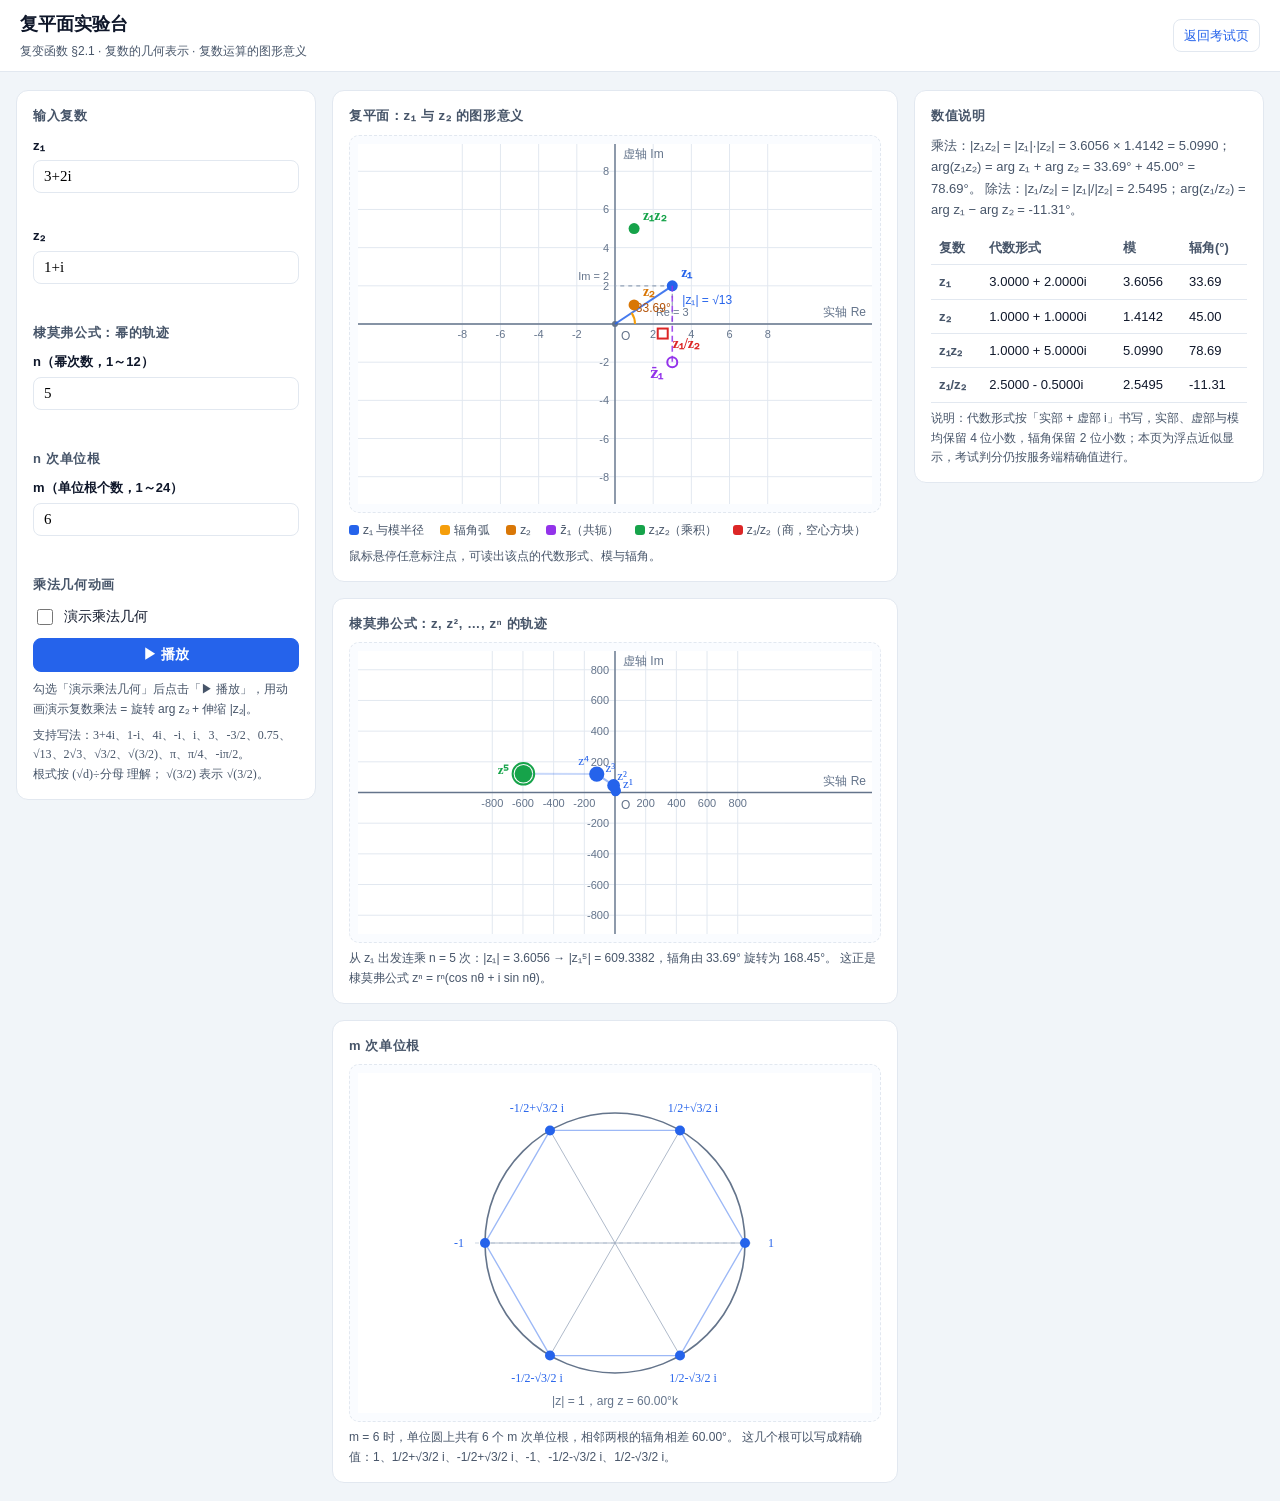
<file: 复变函数/web_exam/static/plane.html>
<!DOCTYPE html>
<html lang="zh-CN">
<head>
<meta charset="UTF-8">
<meta name="viewport" content="width=device-width, initial-scale=1.0">
<title>复平面实验台 · 复变函数 §2.1</title>
<link rel="stylesheet" href="style.css">
<style>
/* 本页自带布局样式；颜色一律走 style.css 的 CSS 变量并带兜底值，
   这样即使 style.css 尚未就位，本页也能正常显示。 */
.plane-layout {
    display: grid;
    grid-template-columns: 300px minmax(0, 1fr) 350px;
    gap: 16px;
    max-width: 1480px;
    margin: 18px auto;
    padding: 0 16px;
    align-items: start;
}

.plane-main {
    display: flex;
    flex-direction: column;
    gap: 16px;
    min-width: 0;
}

.plane-side {
    position: sticky;
    top: 72px;
}

@media (max-width: 1240px) {
    .plane-layout {
        grid-template-columns: 290px minmax(0, 1fr);
    }

    .plane-side {
        grid-column: 1 / -1;
        position: static;
    }
}

@media (max-width: 860px) {
    .plane-layout {
        grid-template-columns: 1fr;
    }
}

.plane-field {
    margin-bottom: 12px;
}

.plane-field label {
    display: block;
    font-size: 13px;
    font-weight: 600;
    margin-bottom: 4px;
}

.plane-field input[type="text"] {
    width: 100%;
    padding: 7px 10px;
    border: 1px solid var(--line, #e2e8f0);
    border-radius: 8px;
    font-size: 15px;
    font-family: "Cambria Math", Georgia, serif;
}

.plane-field input[type="text"]:focus {
    outline: 2px solid #bfdbfe;
    border-color: var(--brand, #2563eb);
}

.plane-error {
    min-height: 16px;
    margin-top: 4px;
    font-size: 12px;
    color: var(--bad, #dc2626);
}

.plane-check {
    display: flex;
    align-items: center;
    gap: 8px;
    margin: 10px 0 10px;
    font-size: 14px;
}

.plane-check input {
    width: 16px;
    height: 16px;
}

.plane-canvas-box {
    border: 1px dashed var(--line, #e2e8f0);
    border-radius: 10px;
    background: #fafcff;
    padding: 8px;
}

.plane-canvas-inner {
    position: relative;
}

.plane-canvas-inner canvas {
    display: block;
    margin: 0 auto;
    cursor: crosshair;
}

.plane-tip {
    position: absolute;
    z-index: 5;
    top: 0;
    left: 0;
    max-width: 320px;
    padding: 4px 9px;
    font-size: 12px;
    white-space: nowrap;
    background: var(--ink, #0f172a);
    color: #fff;
    border-radius: 6px;
    pointer-events: none;
    opacity: 0;
    transition: opacity 0.12s;
}

.plane-tip.show {
    opacity: 1;
}

.plane-note {
    margin: 6px 0 0;
    font-size: 12px;
    color: var(--ink-soft, #475569);
}

.legend {
    display: flex;
    gap: 16px;
    flex-wrap: wrap;
    font-size: 12px;
    color: var(--ink-soft, #475569);
    margin-top: 8px;
}

.legend .chip {
    display: inline-block;
    width: 10px;
    height: 10px;
    border-radius: 3px;
    margin-right: 4px;
    vertical-align: -1px;
}

.stat-list {
    width: 100%;
    border-collapse: collapse;
    font-size: 13px;
}

.stat-list th,
.stat-list td {
    border-bottom: 1px solid var(--line, #e2e8f0);
    padding: 6px 8px;
    text-align: left;
    vertical-align: top;
}

.stat-list th {
    color: var(--ink-soft, #475569);
    font-weight: 600;
    white-space: nowrap;
}

.plane-summary {
    margin: 0 0 10px;
    font-size: 13px;
    color: var(--ink-soft, #475569);
}

.plane-formula {
    font-family: "Cambria Math", Georgia, serif;
}
</style>
</head>
<body>

<header class="topbar">
    <div class="brand">
        <h1>复平面实验台</h1>
        <p class="subtitle">复变函数 §2.1 · 复数的几何表示 · 复数运算的图形意义</p>
    </div>
    <div class="topbar-right">
        <a class="viz-link" href="index.html">返回考试页</a>
    </div>
</header>

<main class="plane-layout">

    <!-- 输入区 -->
    <aside class="panel">
        <h2 class="panel-title">输入复数</h2>

        <div class="plane-field">
            <label for="z1-input">z₁</label>
            <input type="text" id="z1-input" value="3+2i" autocomplete="off" spellcheck="false">
            <div class="plane-error" id="z1-error"></div>
        </div>

        <div class="plane-field">
            <label for="z2-input">z₂</label>
            <input type="text" id="z2-input" value="1+i" autocomplete="off" spellcheck="false">
            <div class="plane-error" id="z2-error"></div>
        </div>

        <h2 class="panel-title" style="margin-top:18px;">棣莫弗公式：幂的轨迹</h2>
        <div class="plane-field">
            <label for="n-input">n（幂次数，1～12）</label>
            <input type="text" id="n-input" value="5" autocomplete="off" spellcheck="false">
            <div class="plane-error" id="n-error"></div>
        </div>

        <h2 class="panel-title" style="margin-top:18px;">n 次单位根</h2>
        <div class="plane-field">
            <label for="m-input">m（单位根个数，1～24）</label>
            <input type="text" id="m-input" value="6" autocomplete="off" spellcheck="false">
            <div class="plane-error" id="m-error"></div>
        </div>

        <h2 class="panel-title" style="margin-top:18px;">乘法几何动画</h2>
        <label class="plane-check" for="anim-check">
            <input type="checkbox" id="anim-check">
            <span>演示乘法几何</span>
        </label>
        <button class="btn btn-primary btn-block" id="btn-play" type="button">▶ 播放</button>
        <p class="plane-note" id="anim-note"></p>

        <p class="plane-note">
            支持写法：<span class="plane-formula">3+4i、1-i、4i、-i、i、3、-3/2、0.75、
            √13、2√3、√3/2、√(3/2)、π、π/4、-iπ/2</span>。<br>
            根式按 <span class="plane-formula">(√d)÷分母</span> 理解；
            <span class="plane-formula">√(3/2)</span> 表示 <span class="plane-formula">√(3/2)</span>。
        </p>
    </aside>

    <!-- 画布区 -->
    <section class="plane-main">

        <section class="panel">
            <h2 class="panel-title">复平面：z₁ 与 z₂ 的图形意义</h2>
            <div class="plane-canvas-box">
                <div class="plane-canvas-inner" id="main-canvas-box">
                    <canvas id="main-canvas" aria-label="复平面主画布"></canvas>
                    <div class="plane-tip" id="main-tip"></div>
                </div>
            </div>
            <div class="legend">
                <span><span class="chip" style="background:#2563eb;"></span>z₁ 与模半径</span>
                <span><span class="chip" style="background:#f59e0b;"></span>辐角弧</span>
                <span><span class="chip" style="background:#d97706;"></span>z₂</span>
                <span><span class="chip" style="background:#9333ea;"></span>z̄₁（共轭）</span>
                <span><span class="chip" style="background:#16a34a;"></span>z₁z₂（乘积）</span>
                <span><span class="chip" style="background:#dc2626;"></span>z₁/z₂（商，空心方块）</span>
            </div>
            <p class="plane-note">鼠标悬停任意标注点，可读出该点的代数形式、模与辐角。</p>
        </section>

        <section class="panel">
            <h2 class="panel-title">棣莫弗公式：z, z², …, zⁿ 的轨迹</h2>
            <div class="plane-canvas-box">
                <div class="plane-canvas-inner" id="pow-canvas-box">
                    <canvas id="pow-canvas" aria-label="幂的轨迹画布"></canvas>
                </div>
            </div>
            <p class="plane-note" id="pow-note"></p>
        </section>

        <section class="panel">
            <h2 class="panel-title">m 次单位根</h2>
            <div class="plane-canvas-box">
                <div class="plane-canvas-inner" id="root-canvas-box">
                    <canvas id="root-canvas" aria-label="单位根画布"></canvas>
                </div>
            </div>
            <p class="plane-note" id="root-note"></p>
        </section>

    </section>

    <!-- 说明区 -->
    <aside class="panel plane-side">
        <h2 class="panel-title">数值说明</h2>
        <p class="plane-summary" id="summary"></p>
        <table class="stat-list" id="info-table"></table>
        <p class="plane-note" id="side-note"></p>
    </aside>

</main>

<script src="plane.js"></script>
</body>
</html>
</file>
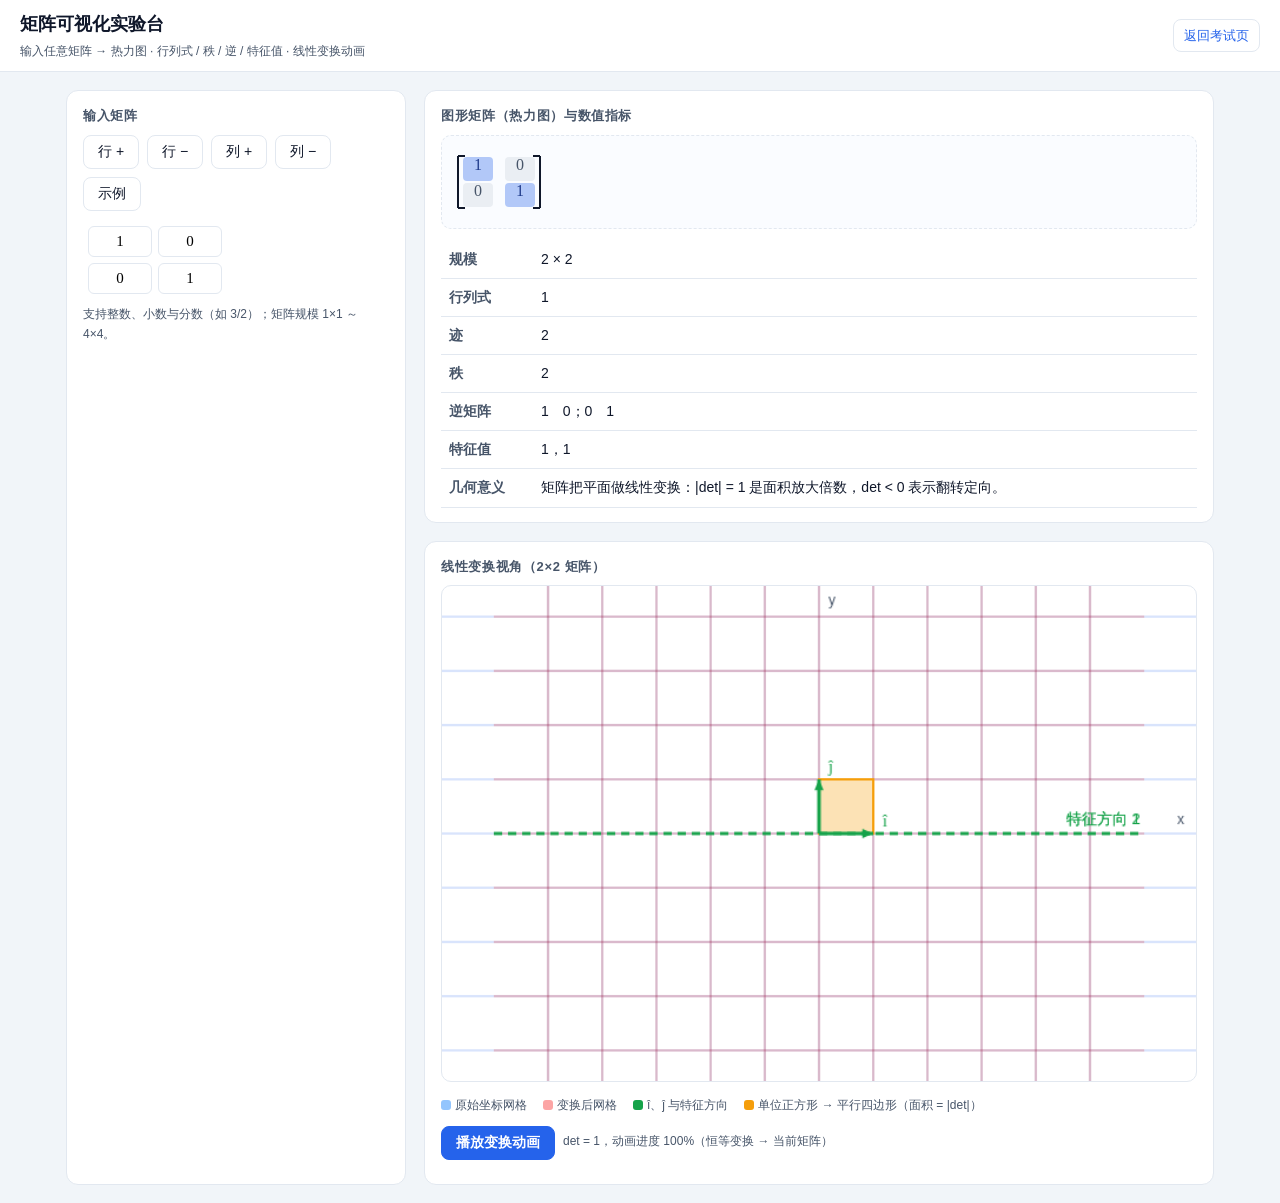
<file: 线性代数/web_exam/static/viz.html>
<!DOCTYPE html>
<html lang="zh-CN">
<head>
<meta charset="UTF-8">
<meta name="viewport" content="width=device-width, initial-scale=1.0">
<title>矩阵可视化实验台 · 线性代数考试模拟系统</title>
<link rel="stylesheet" href="style.css">
<style>
.viz-layout {
    display: grid;
    grid-template-columns: 340px minmax(0, 1fr);
    gap: 18px;
    max-width: 1180px;
    margin: 18px auto;
    padding: 0 16px;
}

@media (max-width: 900px) {
    .viz-layout {
        grid-template-columns: 1fr;
    }
}

.viz-toolbar {
    display: flex;
    gap: 8px;
    flex-wrap: wrap;
    margin-bottom: 10px;
}

.stat-list {
    width: 100%;
    border-collapse: collapse;
    font-size: 14px;
}

.stat-list th,
.stat-list td {
    border-bottom: 1px solid var(--line);
    padding: 7px 8px;
    text-align: left;
    vertical-align: top;
}

.stat-list th {
    color: var(--ink-soft);
    font-weight: 600;
    white-space: nowrap;
    width: 92px;
}

.viz-canvas-box {
    border: 1px dashed var(--line);
    border-radius: 10px;
    background: #fafcff;
    padding: 10px;
    margin-top: 8px;
    overflow: auto;
}

.viz-canvas-box canvas {
    max-width: 100%;
}

.viz-note {
    font-size: 12px;
    color: var(--ink-soft);
    margin: 6px 0 0;
}

.transform-box canvas {
    width: 100%;
    border-radius: 10px;
    background: #ffffff;
    border: 1px solid var(--line);
}

.legend {
    display: flex;
    gap: 16px;
    font-size: 12px;
    color: var(--ink-soft);
    margin-top: 6px;
    flex-wrap: wrap;
}

.legend .chip {
    display: inline-block;
    width: 10px;
    height: 10px;
    border-radius: 3px;
    margin-right: 4px;
    vertical-align: -1px;
}
</style>
</head>
<body>

<header class="topbar">
    <div class="brand">
        <h1>矩阵可视化实验台</h1>
        <p class="subtitle">输入任意矩阵 → 热力图 · 行列式 / 秩 / 逆 / 特征值 · 线性变换动画</p>
    </div>
    <div class="topbar-right">
        <a class="viz-link" href="index.html">返回考试页</a>
    </div>
</header>

<main class="viz-layout">
    <aside class="panel">
        <h2 class="panel-title">输入矩阵</h2>
        <div class="viz-toolbar">
            <button class="btn" id="btn-row-add" type="button">行 +</button>
            <button class="btn" id="btn-row-sub" type="button">行 −</button>
            <button class="btn" id="btn-col-add" type="button">列 +</button>
            <button class="btn" id="btn-col-sub" type="button">列 −</button>
            <button class="btn" id="btn-sample" type="button">示例</button>
        </div>
        <div id="editor"></div>
        <p class="viz-note">支持整数、小数与分数（如 3/2）；矩阵规模 1×1 ～ 4×4。</p>
    </aside>

    <section style="display:flex; flex-direction:column; gap:18px; min-width:0;">
        <section class="panel">
            <h2 class="panel-title">图形矩阵（热力图）与数值指标</h2>
            <div class="viz-canvas-box" id="heatmap"></div>
            <table class="stat-list" id="stats" style="margin-top:12px;"></table>
        </section>

        <section class="panel transform-box" id="transform-panel">
            <h2 class="panel-title">线性变换视角（2×2 矩阵）</h2>
            <canvas id="plane" width="640" height="420"></canvas>
            <div class="legend">
                <span><span class="chip" style="background:#93c5fd;"></span>原始坐标网格</span>
                <span><span class="chip" style="background:#fca5a5;"></span>变换后网格</span>
                <span><span class="chip" style="background:#16a34a;"></span>î、ĵ 与特征方向</span>
                <span><span class="chip" style="background:#f59e0b;"></span>单位正方形 → 平行四边形（面积 = |det|）</span>
            </div>
            <div class="viz-toolbar" style="margin-top:10px;">
                <button class="btn btn-primary" id="btn-animate" type="button">播放变换动画</button>
                <span class="viz-note" id="transform-note"></span>
            </div>
        </section>
    </section>
</main>

<script src="matrix.js"></script>
<script src="viz.js"></script>
</body>
</html>
</file>
<file: 复变函数/web_exam/static/style.css>
/* ==========================================================================
 * 复变函数考试模拟系统 · 样式
 * 作者：ZCode（GLM）    日期：2026-11-08    版本：1.0
 * ========================================================================== */

:root {
    --ink: #0f172a;
    --ink-soft: #475569;
    --line: #e2e8f0;
    --paper: #ffffff;
    --bg: #f1f5f9;
    --brand: #2563eb;
    --brand-dark: #1d4ed8;
    --ok: #16a34a;
    --bad: #dc2626;
    --warn: #d97706;
    --teal: #2f6f5e;
    --warm: #c97b3f;
}

* {
    box-sizing: border-box;
}

body {
    margin: 0;
    font-family: "Segoe UI", "Microsoft YaHei", "PingFang SC", sans-serif;
    background: var(--bg);
    color: var(--ink);
    line-height: 1.65;
}

button {
    font-family: inherit;
}

code {
    font-family: "Cambria Math", "JetBrains Mono", Consolas, monospace;
}

/* ---------------- 顶栏 ---------------- */

.topbar {
    position: sticky;
    top: 0;
    z-index: 30;
    display: flex;
    align-items: center;
    justify-content: space-between;
    gap: 16px;
    padding: 10px 20px;
    background: var(--paper);
    border-bottom: 1px solid var(--line);
}

.topbar h1 {
    margin: 0;
    font-size: 18px;
}

.topbar .subtitle {
    margin: 2px 0 0;
    font-size: 12px;
    color: var(--ink-soft);
}

.topbar-right {
    display: flex;
    align-items: center;
    gap: 12px;
}

.service-state {
    display: flex;
    align-items: center;
    gap: 6px;
    font-size: 12px;
    color: var(--ink-soft);
}

.service-state .dot {
    width: 8px;
    height: 8px;
    border-radius: 50%;
    background: #94a3b8;
}

.service-state.online .dot {
    background: var(--ok);
}

.service-state.offline .dot {
    background: var(--bad);
}

.timer {
    font-variant-numeric: tabular-nums;
    font-size: 20px;
    font-weight: 700;
    padding: 2px 10px;
    border-radius: 8px;
    background: #eef2ff;
    color: #3730a3;
}

.timer.danger {
    background: #fef2f2;
    color: var(--bad);
}

.viz-link {
    font-size: 13px;
    color: var(--brand);
    text-decoration: none;
    border: 1px solid var(--line);
    border-radius: 8px;
    padding: 5px 10px;
    background: var(--paper);
    white-space: nowrap;
}

.viz-link:hover {
    background: #eff6ff;
}

.viz-link.warm {
    color: var(--warm);
    border-color: #e8d5c3;
}

.viz-link.warm:hover {
    background: #fdf6f0;
}

/* ---------------- 按钮 ---------------- */

.btn {
    border: 1px solid var(--line);
    background: var(--paper);
    color: var(--ink);
    border-radius: 8px;
    padding: 7px 14px;
    font-size: 14px;
    cursor: pointer;
    transition: background 0.15s, border-color 0.15s;
    text-decoration: none;
    display: inline-block;
}

.btn:hover {
    border-color: #cbd5e1;
    background: #f8fafc;
}

.btn-primary {
    background: var(--brand);
    border-color: var(--brand);
    color: #fff;
    font-weight: 600;
}

.btn-primary:hover {
    background: var(--brand-dark);
    border-color: var(--brand-dark);
}

.btn-ghost {
    margin-top: 10px;
    color: var(--teal);
    border-color: #cfe0da;
}

.btn-ghost:hover {
    background: #f0f7f5;
}

.btn-block {
    display: block;
    width: 100%;
    margin-bottom: 8px;
}

.btn-choice {
    display: block;
    width: 100%;
    text-align: left;
    padding: 9px 12px;
    margin: 6px 0;
    border-radius: 10px;
}

.btn-choice.selected {
    border-color: var(--brand);
    background: #eff6ff;
    box-shadow: inset 0 0 0 1px var(--brand);
}

.btn-judge {
    min-width: 96px;
    margin-right: 10px;
}

.btn-judge.selected-right {
    border-color: var(--ok);
    background: #f0fdf4;
    box-shadow: inset 0 0 0 1px var(--ok);
}

.btn-judge.selected-wrong {
    border-color: var(--bad);
    background: #fef2f2;
    box-shadow: inset 0 0 0 1px var(--bad);
}

/* ---------------- 布局 ---------------- */

.progress-track {
    height: 3px;
    background: var(--line);
}

.progress-fill {
    height: 100%;
    width: 0;
    background: var(--brand);
    transition: width 0.3s;
}

.layout {
    display: grid;
    grid-template-columns: 250px minmax(0, 1fr);
    gap: 18px;
    max-width: 1180px;
    margin: 18px auto;
    padding: 0 16px;
}

@media (max-width: 860px) {
    .layout {
        grid-template-columns: 1fr;
    }
}

.sidebar {
    display: flex;
    flex-direction: column;
    gap: 14px;
}

.panel {
    background: var(--paper);
    border: 1px solid var(--line);
    border-radius: 12px;
    padding: 14px 16px;
}

.panel-title {
    margin: 0 0 8px;
    font-size: 13px;
    font-weight: 700;
    color: var(--ink-soft);
    letter-spacing: 0.05em;
}

.score-panel {
    text-align: center;
}

.score-value {
    font-size: 42px;
    font-weight: 800;
    line-height: 1.1;
}

.score-label {
    font-size: 12px;
    color: var(--ink-soft);
}

.score-sub {
    margin-top: 6px;
    font-size: 12px;
    color: var(--ink-soft);
}

.progress-text {
    font-size: 13px;
    margin-bottom: 6px;
}

.progress-track.thin {
    height: 6px;
    border-radius: 4px;
    overflow: hidden;
}

.nav-panel #nav .nav-group {
    margin-bottom: 10px;
}

.nav-group-title {
    font-size: 12px;
    color: var(--ink-soft);
    margin: 0 0 4px;
}

.nav-grid {
    display: flex;
    flex-wrap: wrap;
    gap: 5px;
}

.nav-item {
    min-width: 34px;
    padding: 3px 6px;
    font-size: 12px;
    text-align: center;
    border: 1px solid var(--line);
    border-radius: 6px;
    background: var(--paper);
    color: var(--ink);
    cursor: pointer;
}

.nav-item.answered {
    background: #eff6ff;
    border-color: #93c5fd;
    color: var(--brand-dark);
    font-weight: 700;
}

.nav-item.current {
    border-color: var(--brand);
    box-shadow: 0 0 0 1px var(--brand);
}

.hint {
    font-size: 12px;
    color: var(--ink-soft);
    margin: 6px 0 0;
    word-break: break-all;
}

/* ---------------- 试卷 ---------------- */

.paper {
    min-width: 0;
}

.paper-body {
    display: flex;
    flex-direction: column;
    gap: 16px;
}

.notice {
    background: #fffbeb;
    border-color: #fde68a;
}

.notice ol {
    margin: 0;
    padding-left: 20px;
    font-size: 13px;
}

.landing {
    text-align: center;
    padding: 48px 20px;
}

.landing h2 {
    margin: 0 0 10px;
}

.landing .meta {
    color: var(--ink-soft);
    margin-bottom: 20px;
}

.section-block {
    background: var(--paper);
    border: 1px solid var(--line);
    border-radius: 12px;
    padding: 18px 22px;
}

.section-head {
    border-bottom: 1px solid var(--line);
    padding-bottom: 8px;
    margin-bottom: 6px;
}

.section-head h2 {
    margin: 0;
    font-size: 17px;
}

.section-head p {
    margin: 4px 0 0;
    font-size: 13px;
    color: var(--ink-soft);
}

.question {
    padding: 14px 4px;
    border-bottom: 1px dashed var(--line);
}

.question:last-child {
    border-bottom: none;
}

.question-head {
    display: flex;
    gap: 10px;
    align-items: baseline;
}

.q-no {
    flex: none;
    font-weight: 800;
    color: var(--brand-dark);
}

.q-stem {
    flex: 1;
    min-width: 0;
}

.q-stem code {
    background: #f1f5f9;
    border-radius: 4px;
    padding: 1px 5px;
    font-size: 0.92em;
}

.q-kp {
    display: inline-block;
    margin-top: 4px;
    padding: 1px 8px;
    font-size: 11px;
    color: var(--teal);
    background: rgba(47, 111, 94, 0.09);
    border-radius: 999px;
}

.q-body {
    margin-top: 10px;
    padding-left: 34px;
}

.options {
    display: grid;
    gap: 8px;
}

.option-label {
    display: flex;
    gap: 8px;
    align-items: flex-start;
}

.option-letter {
    flex: none;
    font-weight: 700;
}

.fill-input {
    width: min(320px, 100%);
    padding: 8px 12px;
    border: 1px solid var(--line);
    border-radius: 8px;
    font-size: 15px;
    font-family: "Cambria Math", Georgia, serif;
}

.fill-input:focus {
    outline: 2px solid #bfdbfe;
    border-color: var(--brand);
}

/* ---------------- 复平面图形 ---------------- */

.cv-figure {
    position: relative;
    display: inline-block;
    vertical-align: middle;
    margin: 8px 12px 8px 0;
}

.cv-canvas {
    display: block;
    border: 1px solid var(--line);
    border-radius: 10px;
    background: #fbfdff;
}

.cv-tip {
    position: absolute;
    z-index: 5;
    top: -32px;
    left: 0;
    padding: 2px 8px;
    font-size: 12px;
    white-space: nowrap;
    background: var(--ink);
    color: #fff;
    border-radius: 6px;
    pointer-events: none;
}

.cv-figure-box {
    display: inline-block;
}

/* ---------------- 计算题作答 ---------------- */

.cv-answer {
    display: flex;
    gap: 22px;
    flex-wrap: wrap;
    align-items: flex-start;
}

.cv-answer-title {
    margin: 0 0 6px;
    font-size: 12px;
    color: var(--ink-soft);
}

.cv-blank-row {
    display: flex;
    align-items: center;
    gap: 10px;
    margin-bottom: 8px;
}

.cv-blank-label {
    flex: none;
    width: 132px;
    font-size: 13px;
    color: var(--ink-soft);
    text-align: right;
}

.cv-blank-input {
    width: 190px;
    padding: 6px 10px;
    border: 1px solid var(--line);
    border-radius: 6px;
    font-size: 15px;
    font-family: "Cambria Math", Georgia, serif;
}

.cv-blank-input:focus {
    outline: 2px solid #bfdbfe;
    border-color: var(--brand);
}

.cv-preview-box {
    padding: 6px;
    border: 1px dashed var(--line);
    border-radius: 10px;
    background: #fafcff;
    min-height: 60px;
}

.cv-preview-hint {
    margin: 0;
    padding: 10px 8px;
    font-size: 12px;
    color: var(--ink-soft);
}

/* ---------------- 成绩单弹窗 ---------------- */

.modal-mask {
    position: fixed;
    inset: 0;
    z-index: 50;
    background: rgba(15, 23, 42, 0.55);
    display: flex;
    align-items: flex-start;
    justify-content: center;
    padding: 40px 16px;
    overflow: auto;
}

.modal-mask[hidden] {
    display: none;
}

.modal {
    width: min(860px, 100%);
    background: var(--paper);
    border-radius: 14px;
    overflow: hidden;
}

.modal-head {
    display: flex;
    align-items: center;
    justify-content: space-between;
    padding: 14px 20px;
    border-bottom: 1px solid var(--line);
}

.modal-head h2 {
    margin: 0;
    font-size: 18px;
}

.modal-close {
    border: none;
    background: none;
    font-size: 22px;
    line-height: 1;
    cursor: pointer;
    color: var(--ink-soft);
}

.modal-body {
    padding: 18px 20px;
    max-height: 62vh;
    overflow: auto;
}

.result-hero {
    text-align: center;
    margin-bottom: 14px;
}

.result-score {
    font-size: 56px;
    font-weight: 800;
}

.result-total {
    color: var(--ink-soft);
}

.result-comment {
    margin-top: 4px;
    color: var(--ink-soft);
}

.result-table {
    width: 100%;
    border-collapse: collapse;
    font-size: 13px;
}

.result-table th,
.result-table td {
    border-bottom: 1px solid var(--line);
    padding: 6px 8px;
    text-align: left;
}

.result-table .good {
    color: var(--ok);
    font-weight: 700;
}

.result-table .bad {
    color: var(--bad);
    font-weight: 700;
}

.q-explain {
    margin: 4px 0 10px;
}

.q-explain summary {
    cursor: pointer;
    color: var(--brand-dark);
    font-size: 13px;
}

.q-explain .explain-body {
    margin-top: 8px;
    padding: 10px 12px;
    background: #f8fafc;
    border-radius: 8px;
    font-size: 13px;
}

.modal-foot {
    display: flex;
    justify-content: flex-end;
    gap: 10px;
    padding: 12px 20px;
    border-top: 1px solid var(--line);
}

.footer-note {
    text-align: center;
    color: var(--ink-soft);
    font-size: 12px;
    padding: 18px 0 26px;
}

/* ---------------- 闪电训练 ---------------- */

.drill-layout {
    display: grid;
    grid-template-columns: 260px minmax(0, 1fr);
    gap: 18px;
    max-width: 1080px;
    margin: 18px auto;
    padding: 0 16px;
}

@media (max-width: 860px) {
    .drill-layout {
        grid-template-columns: 1fr;
    }
}

.drill-card {
    background: var(--paper);
    border: 1px solid var(--line);
    border-radius: 12px;
    padding: 20px 22px;
}

.drill-stem {
    font-size: 17px;
    line-height: 1.8;
    margin-bottom: 4px;
}

.drill-stem code {
    background: #f1f5f9;
    border-radius: 4px;
    padding: 1px 6px;
}

.drill-figure {
    margin: 12px 0;
}

.drill-input {
    width: min(320px, 100%);
    padding: 9px 12px;
    border: 1px solid var(--line);
    border-radius: 8px;
    font-size: 16px;
    font-family: "Cambria Math", Georgia, serif;
}

.drill-input:focus {
    outline: 2px solid #bfdbfe;
    border-color: var(--brand);
}

.drill-input.wrong {
    border-color: var(--bad);
    background: #fef2f2;
}

.drill-input.right {
    border-color: var(--ok);
    background: #f0fdf4;
}

.drill-feedback {
    margin-top: 14px;
    padding: 12px 14px;
    border-radius: 10px;
    border: 1px solid var(--line);
    background: #f8fafc;
    font-size: 14px;
}

.drill-feedback.good {
    border-color: #bbf7d0;
    background: #f0fdf4;
}

.drill-feedback.bad {
    border-color: #fecaca;
    background: #fef2f2;
}

.drill-feedback .verdict {
    font-weight: 800;
    font-size: 15px;
    margin-bottom: 4px;
}

.drill-feedback .verdict.good {
    color: var(--ok);
}

.drill-feedback .verdict.bad {
    color: var(--bad);
}

.drill-feedback .expected {
    font-family: "Cambria Math", Georgia, serif;
    font-size: 15px;
}

.drill-actions {
    display: flex;
    gap: 10px;
    align-items: center;
    margin-top: 14px;
    flex-wrap: wrap;
}

.kp-chips {
    display: flex;
    flex-wrap: wrap;
    gap: 6px;
}

.kp-chip {
    font-size: 12px;
    padding: 4px 10px;
    border: 1px solid var(--line);
    border-radius: 999px;
    background: var(--paper);
    cursor: pointer;
    color: var(--ink-soft);
}

.kp-chip.on {
    border-color: var(--teal);
    background: rgba(47, 111, 94, 0.09);
    color: var(--teal);
    font-weight: 600;
}

.mastery-row {
    display: flex;
    align-items: center;
    gap: 8px;
    margin-bottom: 8px;
    font-size: 12px;
}

.mastery-name {
    flex: none;
    width: 82px;
    color: var(--ink-soft);
}

.mastery-bar {
    flex: 1;
    height: 7px;
    border-radius: 4px;
    background: #eef2f7;
    overflow: hidden;
}

.mastery-fill {
    height: 100%;
    background: var(--teal);
    border-radius: 4px;
}

.mastery-fill.low {
    background: var(--warn);
}

.mastery-count {
    flex: none;
    width: 56px;
    text-align: right;
    color: var(--ink-soft);
    font-variant-numeric: tabular-nums;
}

.drill-stats {
    display: flex;
    gap: 16px;
    flex-wrap: wrap;
    margin-bottom: 12px;
}

.drill-stat {
    flex: 1;
    min-width: 92px;
    text-align: center;
    padding: 10px 6px;
    border: 1px solid var(--line);
    border-radius: 10px;
    background: #fbfdff;
}

.drill-stat .num {
    font-size: 24px;
    font-weight: 800;
    font-variant-numeric: tabular-nums;
}

.drill-stat .cap {
    font-size: 11px;
    color: var(--ink-soft);
}

.streak {
    font-weight: 700;
    color: var(--warm);
}

.qmark-row {
    display: flex;
    gap: 4px;
    flex-wrap: wrap;
}

.qmark {
    width: 9px;
    height: 9px;
    border-radius: 2px;
    background: #e2e8f0;
}

.qmark.hit {
    background: var(--ok);
}

.qmark.miss {
    background: var(--bad);
}
</file>
<file: 线性代数/web_exam/static/style.css>
/* ==========================================================================
 * 线性代数考试模拟系统 · 样式
 * 作者：ZCode（GLM）    日期：2026-10-02    版本：1.0
 * ========================================================================== */

:root {
    --ink: #0f172a;
    --ink-soft: #475569;
    --line: #e2e8f0;
    --paper: #ffffff;
    --bg: #f1f5f9;
    --brand: #2563eb;
    --brand-dark: #1d4ed8;
    --ok: #16a34a;
    --bad: #dc2626;
    --warn: #d97706;
}

* {
    box-sizing: border-box;
}

body {
    margin: 0;
    font-family: "Segoe UI", "Microsoft YaHei", "PingFang SC", sans-serif;
    background: var(--bg);
    color: var(--ink);
    line-height: 1.65;
}

button {
    font-family: inherit;
}

/* ---------------- 顶栏 ---------------- */

.topbar {
    position: sticky;
    top: 0;
    z-index: 30;
    display: flex;
    align-items: center;
    justify-content: space-between;
    gap: 16px;
    padding: 10px 20px;
    background: var(--paper);
    border-bottom: 1px solid var(--line);
}

.topbar h1 {
    margin: 0;
    font-size: 18px;
}

.topbar .subtitle {
    margin: 2px 0 0;
    font-size: 12px;
    color: var(--ink-soft);
}

.topbar-right {
    display: flex;
    align-items: center;
    gap: 12px;
}

.service-state {
    display: flex;
    align-items: center;
    gap: 6px;
    font-size: 12px;
    color: var(--ink-soft);
}

.service-state .dot {
    width: 8px;
    height: 8px;
    border-radius: 50%;
    background: #94a3b8;
}

.service-state.online .dot {
    background: var(--ok);
}

.service-state.offline .dot {
    background: var(--bad);
}

.timer {
    font-variant-numeric: tabular-nums;
    font-size: 20px;
    font-weight: 700;
    padding: 2px 10px;
    border-radius: 8px;
    background: #eef2ff;
    color: #3730a3;
}

.timer.danger {
    background: #fef2f2;
    color: var(--bad);
}

.viz-link {
    font-size: 13px;
    color: var(--brand);
    text-decoration: none;
    border: 1px solid var(--line);
    border-radius: 8px;
    padding: 5px 10px;
    background: var(--paper);
}

.viz-link:hover {
    background: #eff6ff;
}

/* ---------------- 按钮 ---------------- */

.btn {
    border: 1px solid var(--line);
    background: var(--paper);
    color: var(--ink);
    border-radius: 8px;
    padding: 7px 14px;
    font-size: 14px;
    cursor: pointer;
    transition: background 0.15s, border-color 0.15s;
}

.btn:hover {
    border-color: #cbd5e1;
    background: #f8fafc;
}

.btn-primary {
    background: var(--brand);
    border-color: var(--brand);
    color: #fff;
    font-weight: 600;
}

.btn-primary:hover {
    background: var(--brand-dark);
    border-color: var(--brand-dark);
}

.btn-block {
    display: block;
    width: 100%;
    margin-bottom: 8px;
}

.btn-choice {
    display: block;
    width: 100%;
    text-align: left;
    padding: 9px 12px;
    margin: 6px 0;
    border-radius: 10px;
}

.btn-choice.selected {
    border-color: var(--brand);
    background: #eff6ff;
    box-shadow: inset 0 0 0 1px var(--brand);
}

.btn-judge {
    min-width: 96px;
    margin-right: 10px;
}

.btn-judge.selected-right {
    border-color: var(--ok);
    background: #f0fdf4;
    box-shadow: inset 0 0 0 1px var(--ok);
}

.btn-judge.selected-wrong {
    border-color: var(--bad);
    background: #fef2f2;
    box-shadow: inset 0 0 0 1px var(--bad);
}

/* ---------------- 布局 ---------------- */

.progress-track {
    height: 3px;
    background: var(--line);
}

.progress-fill {
    height: 100%;
    width: 0;
    background: var(--brand);
    transition: width 0.3s;
}

.layout {
    display: grid;
    grid-template-columns: 250px minmax(0, 1fr);
    gap: 18px;
    max-width: 1180px;
    margin: 18px auto;
    padding: 0 16px;
}

@media (max-width: 860px) {
    .layout {
        grid-template-columns: 1fr;
    }
}

.sidebar {
    display: flex;
    flex-direction: column;
    gap: 14px;
}

.panel {
    background: var(--paper);
    border: 1px solid var(--line);
    border-radius: 12px;
    padding: 14px 16px;
}

.panel-title {
    margin: 0 0 8px;
    font-size: 13px;
    font-weight: 700;
    color: var(--ink-soft);
    letter-spacing: 0.05em;
}

.score-panel {
    text-align: center;
}

.score-value {
    font-size: 42px;
    font-weight: 800;
    line-height: 1.1;
}

.score-label {
    font-size: 12px;
    color: var(--ink-soft);
}

.score-sub {
    margin-top: 6px;
    font-size: 12px;
    color: var(--ink-soft);
}

.progress-text {
    font-size: 13px;
    margin-bottom: 6px;
}

.progress-track.thin {
    height: 6px;
    border-radius: 4px;
    overflow: hidden;
}

.nav-panel #nav .nav-group {
    margin-bottom: 10px;
}

.nav-group-title {
    font-size: 12px;
    color: var(--ink-soft);
    margin: 0 0 4px;
}

.nav-grid {
    display: flex;
    flex-wrap: wrap;
    gap: 5px;
}

.nav-item {
    min-width: 34px;
    padding: 3px 6px;
    font-size: 12px;
    text-align: center;
    border: 1px solid var(--line);
    border-radius: 6px;
    background: var(--paper);
    color: var(--ink);
    cursor: pointer;
}

.nav-item.answered {
    background: #eff6ff;
    border-color: #93c5fd;
    color: var(--brand-dark);
    font-weight: 700;
}

.nav-item.current {
    border-color: var(--brand);
    box-shadow: 0 0 0 1px var(--brand);
}

.hint {
    font-size: 12px;
    color: var(--ink-soft);
    margin: 6px 0 0;
    word-break: break-all;
}

/* ---------------- 试卷 ---------------- */

.paper {
    min-width: 0;
}

.paper-body {
    display: flex;
    flex-direction: column;
    gap: 16px;
}

.notice {
    background: #fffbeb;
    border-color: #fde68a;
}

.notice ol {
    margin: 0;
    padding-left: 20px;
    font-size: 13px;
}

.landing {
    text-align: center;
    padding: 48px 20px;
}

.landing h2 {
    margin: 0 0 10px;
}

.landing .meta {
    color: var(--ink-soft);
    margin-bottom: 20px;
}

.section-block {
    background: var(--paper);
    border: 1px solid var(--line);
    border-radius: 12px;
    padding: 18px 22px;
}

.section-head {
    border-bottom: 1px solid var(--line);
    padding-bottom: 8px;
    margin-bottom: 6px;
}

.section-head h2 {
    margin: 0;
    font-size: 17px;
}

.section-head p {
    margin: 4px 0 0;
    font-size: 13px;
    color: var(--ink-soft);
}

.question {
    padding: 14px 4px;
    border-bottom: 1px dashed var(--line);
}

.question:last-child {
    border-bottom: none;
}

.question-head {
    display: flex;
    gap: 10px;
    align-items: baseline;
}

.q-no {
    flex: none;
    font-weight: 800;
    color: var(--brand-dark);
}

.q-stem {
    flex: 1;
    min-width: 0;
}

.q-stem code {
    background: #f1f5f9;
    border-radius: 4px;
    padding: 1px 5px;
    font-size: 0.92em;
}

.q-body {
    margin-top: 10px;
    padding-left: 34px;
}

.options {
    display: grid;
    gap: 8px;
}

.option-label {
    display: flex;
    gap: 8px;
    align-items: flex-start;
}

.option-letter {
    flex: none;
    font-weight: 700;
}

.fill-input {
    width: min(320px, 100%);
    padding: 8px 12px;
    border: 1px solid var(--line);
    border-radius: 8px;
    font-size: 15px;
}

.fill-input:focus {
    outline: 2px solid #bfdbfe;
    border-color: var(--brand);
}

/* ---------------- 图形矩阵 ---------------- */

.mat-wrap {
    position: relative;
    display: inline-block;
    vertical-align: middle;
    margin: 6px 10px 6px 0;
}

.mat-canvas {
    display: block;
}

.mat-tip {
    position: absolute;
    z-index: 5;
    top: -30px;
    left: 0;
    padding: 2px 8px;
    font-size: 12px;
    white-space: nowrap;
    background: var(--ink);
    color: #fff;
    border-radius: 6px;
    pointer-events: none;
}

.mat-figure {
    display: inline-block;
}

/* ---------------- 矩阵作答 ---------------- */

.mat-answer {
    display: flex;
    gap: 22px;
    flex-wrap: wrap;
    align-items: flex-start;
}

.mat-answer-title {
    margin: 0 0 6px;
    font-size: 12px;
    color: var(--ink-soft);
}

.mat-editor {
    border-collapse: separate;
    border-spacing: 4px;
}

.mat-editor .mat-cell {
    width: 64px;
    padding: 6px 4px;
    text-align: center;
    border: 1px solid var(--line);
    border-radius: 6px;
    font-size: 15px;
    font-family: "Cambria Math", Georgia, serif;
}

.mat-editor .mat-cell:focus {
    outline: 2px solid #bfdbfe;
    border-color: var(--brand);
}

.mat-preview-box {
    padding: 6px;
    border: 1px dashed var(--line);
    border-radius: 10px;
    background: #fafcff;
    min-height: 60px;
}

/* ---------------- 成绩单弹窗 ---------------- */

.modal-mask {
    position: fixed;
    inset: 0;
    z-index: 50;
    background: rgba(15, 23, 42, 0.55);
    display: flex;
    align-items: flex-start;
    justify-content: center;
    padding: 40px 16px;
    overflow: auto;
}

/* hidden 属性必须压过上面的 display:flex */
.modal-mask[hidden] {
    display: none;
}

.modal {
    width: min(860px, 100%);
    background: var(--paper);
    border-radius: 14px;
    overflow: hidden;
}

.modal-head {
    display: flex;
    align-items: center;
    justify-content: space-between;
    padding: 14px 20px;
    border-bottom: 1px solid var(--line);
}

.modal-head h2 {
    margin: 0;
    font-size: 18px;
}

.modal-close {
    border: none;
    background: none;
    font-size: 22px;
    line-height: 1;
    cursor: pointer;
    color: var(--ink-soft);
}

.modal-body {
    padding: 18px 20px;
    max-height: 62vh;
    overflow: auto;
}

.result-hero {
    text-align: center;
    margin-bottom: 14px;
}

.result-score {
    font-size: 56px;
    font-weight: 800;
}

.result-total {
    color: var(--ink-soft);
}

.result-comment {
    margin-top: 4px;
    color: var(--ink-soft);
}

.result-table {
    width: 100%;
    border-collapse: collapse;
    font-size: 13px;
}

.result-table th,
.result-table td {
    border-bottom: 1px solid var(--line);
    padding: 6px 8px;
    text-align: left;
}

.result-table .good {
    color: var(--ok);
    font-weight: 700;
}

.result-table .bad {
    color: var(--bad);
    font-weight: 700;
}

.q-explain {
    margin: 4px 0 10px;
}

.q-explain summary {
    cursor: pointer;
    color: var(--brand-dark);
    font-size: 13px;
}

.q-explain .explain-body {
    margin-top: 8px;
    padding: 10px 12px;
    background: #f8fafc;
    border-radius: 8px;
    font-size: 13px;
}

.modal-foot {
    display: flex;
    justify-content: flex-end;
    gap: 10px;
    padding: 12px 20px;
    border-top: 1px solid var(--line);
}

.footer-note {
    text-align: center;
    color: var(--ink-soft);
    font-size: 12px;
    padding: 18px 0 26px;
}
</file>
